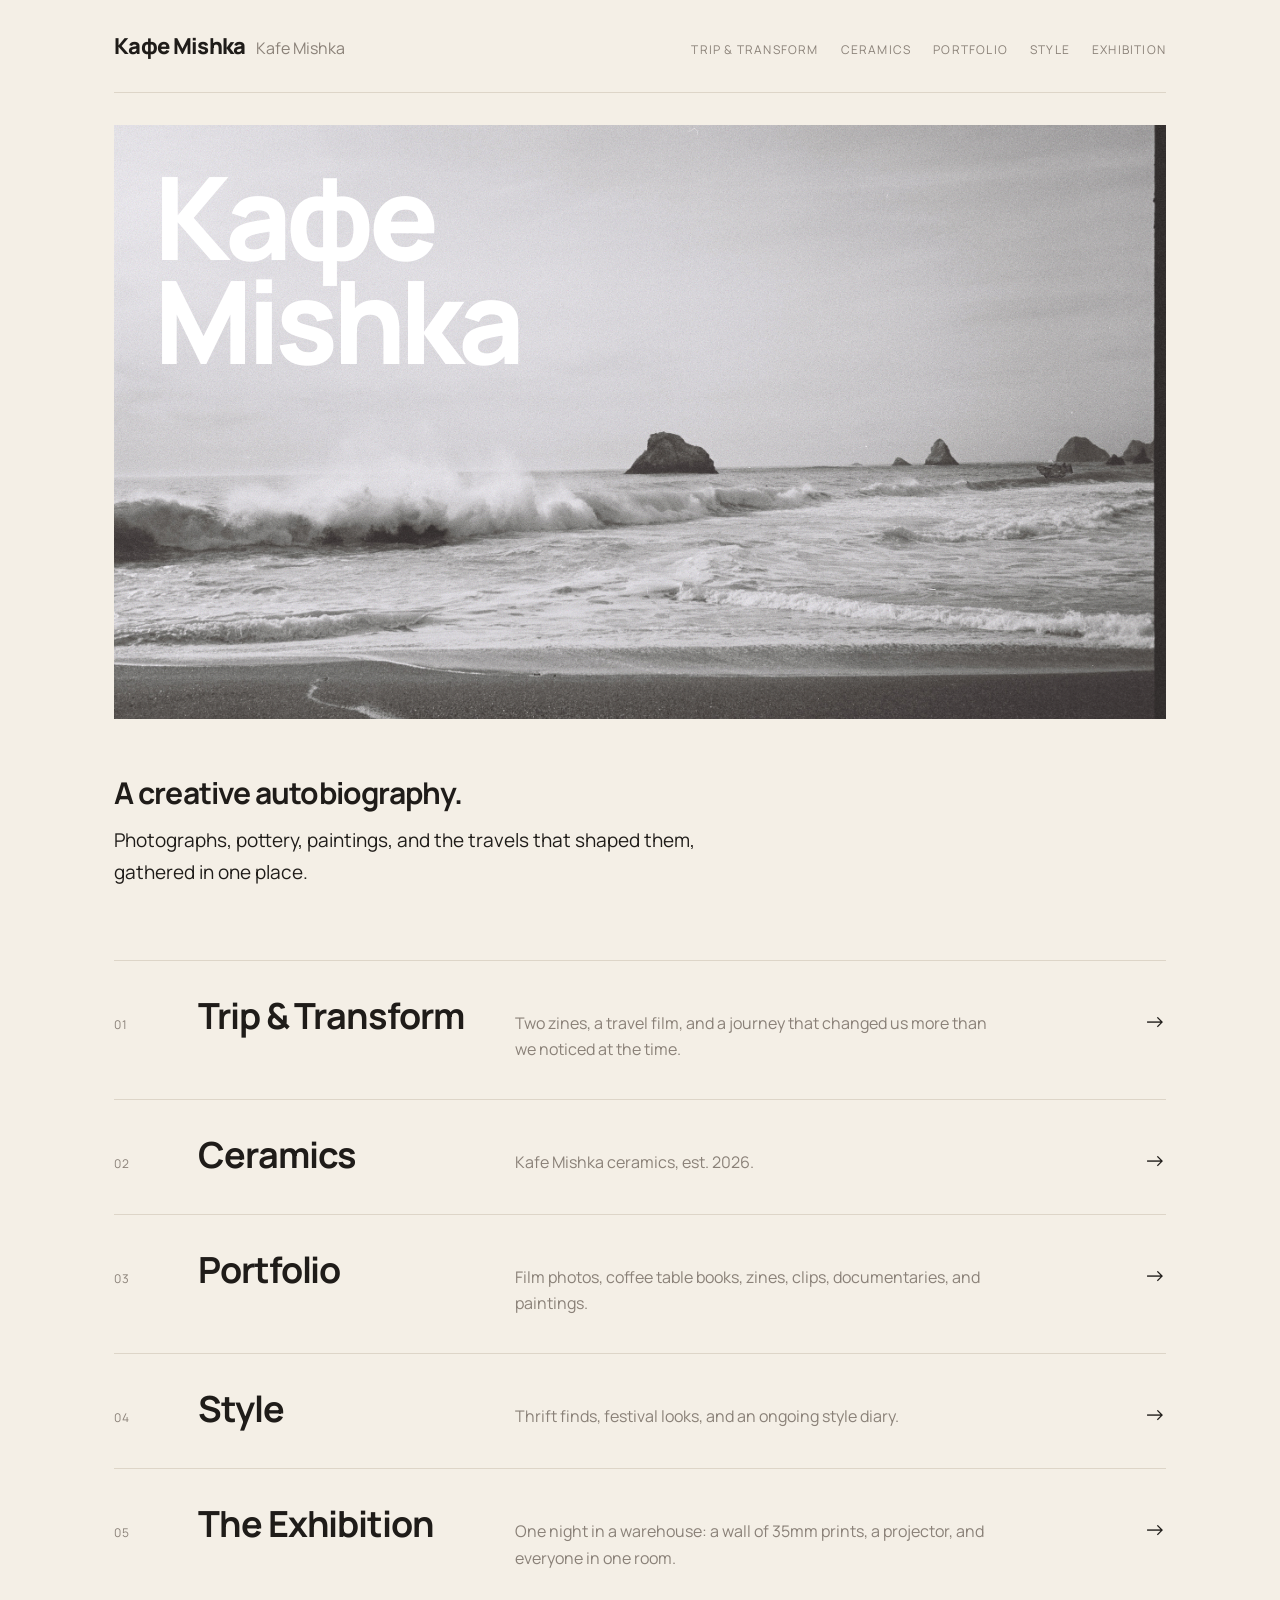
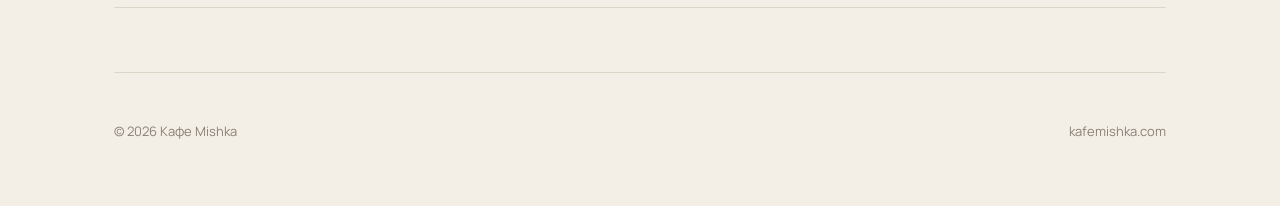
<file: index.html>
<!doctype html>
<html lang="en">
<head>
  <meta charset="utf-8">
  <meta name="viewport" content="width=device-width, initial-scale=1">
  <title>Kafe Mishka</title>
  <meta name="description" content="Кафе Mishka — a creative autobiography.">
  <link rel="icon" type="image/svg+xml" href="favicon.svg">
  <link rel="stylesheet" href="style.css">
</head>
<body>
<div class="wrap">

  <header>
    <a class="logo" href="index.html">Кафе Mishka<span>Kafe Mishka</span></a>
    <nav>
      <a href="trip-and-transform.html">Trip &amp; Transform</a>
      <a href="ceramics.html">Ceramics</a>
      <a href="portfolio.html">Portfolio</a>
      <a href="style.html">Style</a>
      <a href="exhibition.html">Exhibition</a>
    </nav>
  </header>

  <div class="hero">
    <h1>Кафе<br>Mishka</h1>
  </div>

  <p class="intro">
    <strong>A creative autobiography.</strong>
    <!-- EDIT ME: your one sentence about Kafe Mishka -->
    Photographs, pottery, paintings, and the travels that shaped them,
    gathered in one place.
  </p>

  <div class="rows">
    <a href="trip-and-transform.html">
      <span class="num">01</span>
      <h2>Trip &amp; Transform</h2>
      <p>Two zines, a travel film, and a journey that changed us more than we noticed at the time.</p>
      <span class="arrow">→</span>
    </a>
    <a href="ceramics.html">
      <span class="num">02</span>
      <h2>Ceramics</h2>
      <p>Kafe Mishka ceramics, est. 2026.</p>
      <span class="arrow">→</span>
    </a>
    <a href="portfolio.html">
      <span class="num">03</span>
      <h2>Portfolio</h2>
      <p>Film photos, coffee table books, zines, clips, documentaries, and paintings.</p>
      <span class="arrow">→</span>
    </a>
    <a href="style.html">
      <span class="num">04</span>
      <h2>Style</h2>
      <p>Thrift finds, festival looks, and an ongoing style diary.</p>
      <span class="arrow">→</span>
    </a>
    <a href="exhibition.html">
      <span class="num">05</span>
      <h2>The Exhibition</h2>
      <p>One night in a warehouse: a wall of 35mm prints, a projector, and everyone in one room.</p>
      <span class="arrow">→</span>
    </a>
  </div>

  <!-- ================= IDEAS PARKING LOT =================
       Nothing in here shows on the website. Jot ideas freely.

       TO DO: PRIVACY (tackle together)
       - Build the private wedding page (unlinked URL + simple password)
       - Decide zine privacy: probably password-protect the FULL
         zines (check if our Heyzine plan offers passwords) and keep only
         the spreads on the public site
       - When decided, the Vol 1 cover on the Trip & Transform page
         and the Zines tile on Portfolio may need to change

       DESIGN
       - Animations as portfolio photos enter the screen
       - More interaction throughout (hover, motion, play)
       - Portfolio photo layout: editorial, mixed sizes, less uniform

       MUSIC
       - DJ mixes (SoundCloud embeds)
       - Laid-back sound experiences, e.g. DanceWave sessions
       - Spotify playlists referenced in the Trip & Transform zines

       TRIP & TRANSFORM
       - Interactive globe: click a place -> photos from there
       - Film: private in full; short clips public (e.g. in the Exhibition)
       - Full zines on the private page; excerpts public

       THE EXHIBITION
       - 3D rendering of the warehouse space
       - Interactive walkthrough of the gallery wall
       - Short clips from the film playing inside the space

       WRITING
       - Substack posts embedded or linked
       ===================================================== -->

  <footer>
    <span>© 2026 Кафе Mishka</span>
    <span>kafemishka.com</span>
  </footer>

</div>
</body>
</html>
</file>
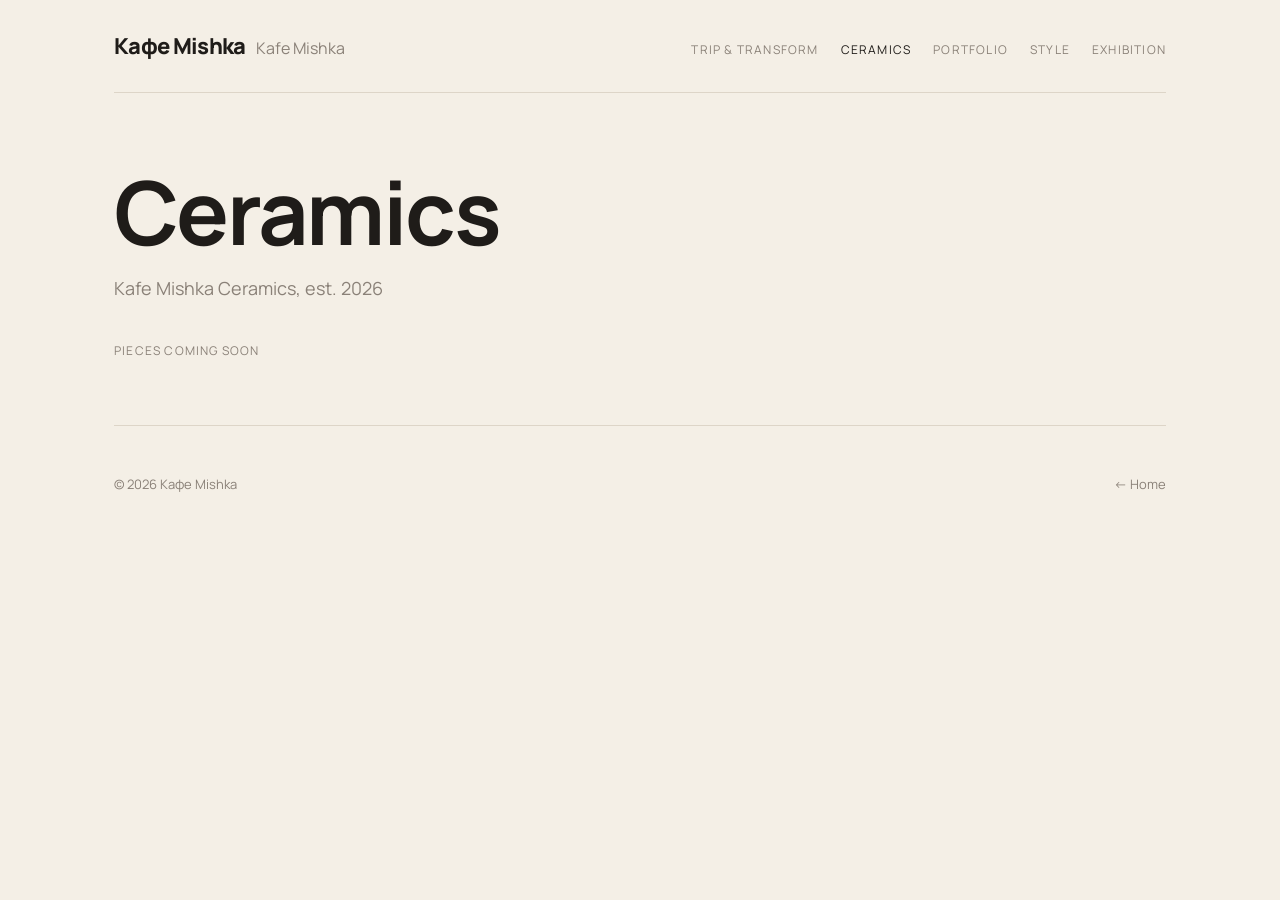
<file: ceramics.html>
<!doctype html>
<html lang="en">
<head>
  <meta charset="utf-8">
  <meta name="viewport" content="width=device-width, initial-scale=1">
  <title>Ceramics · Kafe Mishka</title>
  <link rel="icon" type="image/svg+xml" href="favicon.svg">
  <link rel="stylesheet" href="style.css">
</head>
<body>
<div class="wrap">

  <header>
    <a class="logo" href="index.html">Кафе Mishka<span>Kafe Mishka</span></a>
    <nav>
      <a href="trip-and-transform.html">Trip &amp; Transform</a>
      <a class="here" href="ceramics.html">Ceramics</a>
      <a href="portfolio.html">Portfolio</a>
      <a href="style.html">Style</a>
      <a href="exhibition.html">Exhibition</a>
    </nav>
  </header>

  <div class="page-title">
    <h1>Ceramics</h1>
    <!-- EDIT ME: the blurb about your ceramics -->
    <p>Kafe Mishka Ceramics, est. 2026</p>
  </div>

  <!-- Everything in the "ceramics" folder shows up here automatically,
       sorted into the sections listed at the bottom of this file. -->
  <!-- Sticky menu: filled in automatically with the sections below -->
  <div class="spy lower" id="spy"></div>
  <p class="soon">Pieces coming soon</p>
  <div id="ceramics"></div>

  <footer>
    <span>© 2026 Кафе Mishka</span>
    <a href="index.html">← Home</a>
  </footer>

</div>

<script src="site.js"></script>
<script>
  /* ===== CERAMICS SECTIONS =====  EDIT ME
     Each section collects the photos whose file names START with
     one of its prefixes, in number order. Titles appear exactly as
     typed. Sections appear in this order, and each one gets a
     button in the sticky menu at the top.

     layout:   "float"   = airy gallery, mixed sizes, drifts on scroll
               "bunch"   = tight grouped cluster
               "natural" = photos keep the sizes YOU gave them
                           (a bigger file shows bigger)
               "row"     = one straight row
     shuffle:  true = new random order on every visit
     orderFile: a text file listing the photos in the order you want
                (see ceramics-order.txt, or use arrange.html)
     inside:   a smaller sub-group shown inside the section above it
     captions: a short line under one specific photo                 */
  const SECTIONS = [
    { title: "finished pieces",     prefixes: ["img_"],      layout: "float", orderFile: "ceramics-order.txt" },
    { title: "m+n collab",          prefixes: ["collab"],    layout: "bunch" },
    { title: "horse hair raku",     prefixes: ["horsehair"], layout: "natural" },
    { title: "utilitarian pottery", prefixes: ["inuse"],     layout: "bunch",
      inside: { title: "ginger cookie anyone?", prefixes: ["cookie"], layout: "row" } },
    { title: "in the studio",       prefixes: ["studio", "kafe"], layout: "bunch",
      captions: { kafemishkabag: "pottery bag embroidery by NR" } },
  ];
  // Photos that match no section are shown at the very end, untitled.

  const slug = t => "s-" + t.toLowerCase().replace(/[^a-z0-9]+/g, "-").replace(/^-|-$/g, "");

  function render(files, layout, shuffle, captions) {
    if (layout === "float") return renderFloat(files, shuffle);
    const box = document.createElement("div");
    box.className = layout;                         // "bunch", "natural" or "row"
    if (layout === "row") box.style.setProperty("--n", files.length);
    files.forEach((f, i) => {
      const img = makeImg(f, files, i);
      img.loading = "eager";
      const cap = captions && captions[baseName(f).toLowerCase()];
      if (cap) {
        const fig = document.createElement("figure");
        fig.className = "cap";
        const fc = document.createElement("figcaption");
        fc.textContent = cap;
        fig.append(img, fc);
        box.appendChild(layout === "bunch" ? reveal(fig) : fig);
      } else {
        box.appendChild(layout === "bunch" ? reveal(img) : img);
      }
    });
    if (layout === "natural") sizeNaturally(box);
    if (layout === "row") return reveal(box);
    return box;
  }

  // "natural": the largest file fills 70% of the page width,
  // and every other photo is scaled down by the same amount.
  function sizeNaturally(box) {
    const imgs = [...box.querySelectorAll("img")];
    const apply = () => {
      const widths = imgs.map(i => i.naturalWidth || 0);
      const max = Math.max(...widths);
      if (!max) return;
      imgs.forEach((img, k) => {
        const el = img.closest("figure") || img;
        el.style.width = Math.max(18, widths[k] / max * 70).toFixed(1) + "%";
      });
    };
    imgs.forEach(i => i.addEventListener("load", apply));
    apply();
  }

  // Read a list of file names (one per line) to set a purposeful order.
  async function orderBy(files, orderFile) {
    try {
      const r = await fetch(orderFile, { cache: "no-store" });
      if (!r.ok) return files;
      const names = (await r.text()).split(/\r?\n/)
        .map(l => l.trim().toLowerCase().replace(/\.[a-z]+$/, ""))
        .filter(l => l && !l.startsWith("#"));
      const rank = n => { const i = names.indexOf(n); return i < 0 ? 1e6 : i; };
      return files.slice().sort((a, b) =>
        rank(baseName(a).toLowerCase()) - rank(baseName(b).toLowerCase()));
    } catch (e) { return files; }
  }

  function heading(tag, text, cls) {
    const h = document.createElement(tag);
    h.className = cls; h.textContent = text;
    return h;
  }

  (async () => {
    const page = document.getElementById("ceramics");
    const spy = document.getElementById("spy");
    const all = await imagesIn("ceramics");
    if (!all.length) { spy.remove(); return; }
    dropSoon(page);
    const used = new Set();
    const take = prefixes => all.filter(p => !used.has(p) &&
      prefixes.some(x => baseName(p).toLowerCase().startsWith(x.toLowerCase())))
      .map(p => (used.add(p), p));

    const built = SECTIONS.map(sec => ({
      sec, files: take(sec.prefixes),
      sub: sec.inside ? { ...sec.inside, files: take(sec.inside.prefixes) } : null }));
    const leftover = all.filter(p => !used.has(p));

    for (const b of built) if (b.sec.orderFile) b.files = await orderBy(b.files, b.sec.orderFile);

    built.forEach(({ sec, files, sub }) => {
      if (!files.length && !(sub && sub.files.length)) return;
      const wrap = document.createElement("section");
      wrap.className = "cer-section block";
      wrap.id = slug(sec.title);
      wrap.appendChild(reveal(heading("h2", sec.title, "cer-title")));
      if (files.length) wrap.appendChild(render(files, sec.layout, sec.shuffle, sec.captions));
      if (sub && sub.files.length) {
        wrap.appendChild(reveal(heading("h3", sub.title, "cer-subtitle")));
        wrap.appendChild(render(sub.files, sub.layout, false, sub.captions));
      }
      page.appendChild(wrap);
      const a = document.createElement("a");
      a.href = "#" + wrap.id; a.textContent = sec.title;
      spy.appendChild(a);
    });

    if (leftover.length) {
      const wrap = document.createElement("section");
      wrap.className = "cer-section";
      wrap.appendChild(render(leftover, "bunch", false));
      page.appendChild(wrap);
    }
    if (spy.children.length < 2) spy.remove(); else scrollSpy("spy");
  })();
</script>
</body>
</html>
</file>
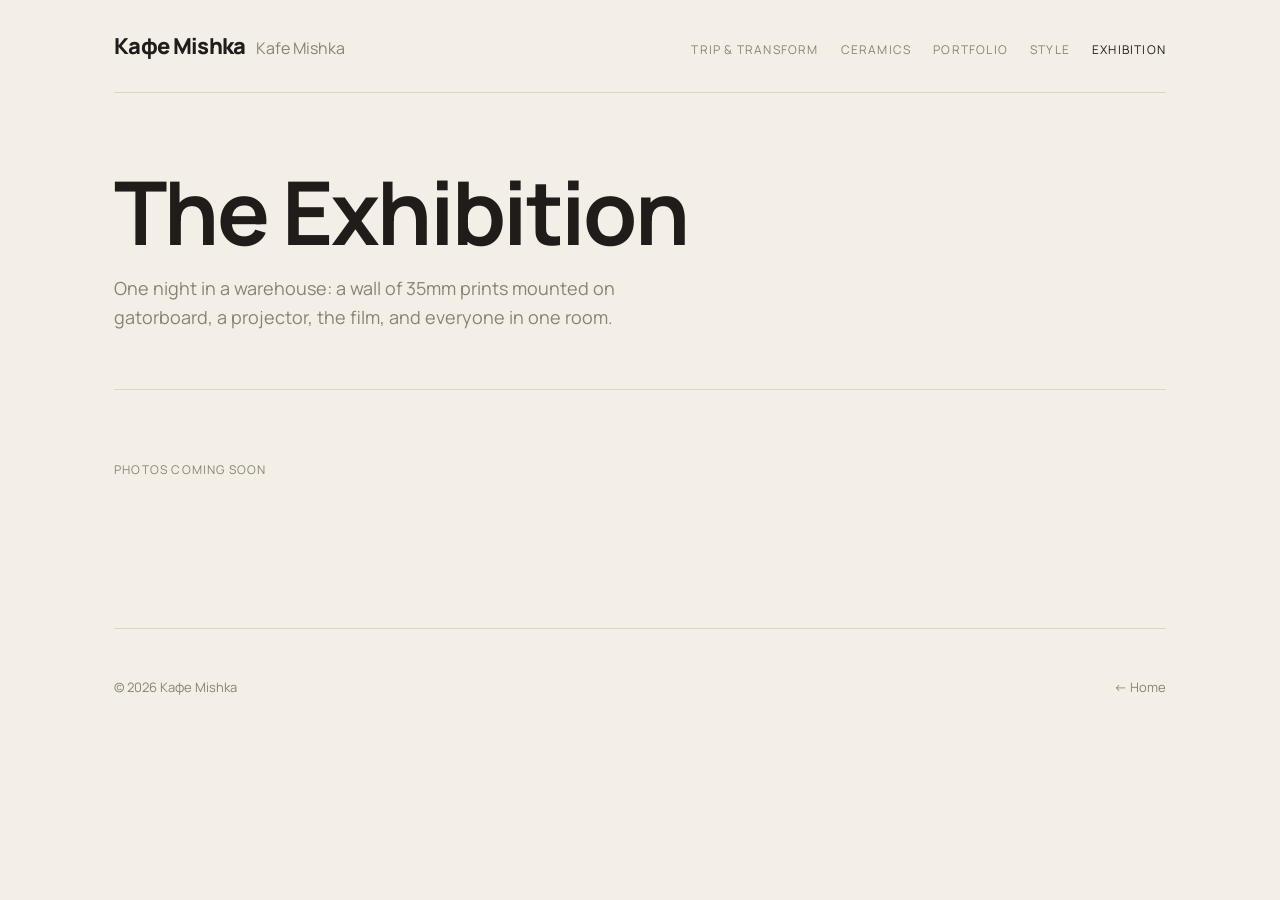
<file: exhibition.html>
<!doctype html>
<html lang="en">
<head>
  <meta charset="utf-8">
  <meta name="viewport" content="width=device-width, initial-scale=1">
  <title>The Exhibition · Kafe Mishka</title>
  <link rel="icon" type="image/svg+xml" href="favicon.svg">
  <link rel="stylesheet" href="style.css">
</head>
<body>
<div class="wrap">

  <header>
    <a class="logo" href="index.html">Кафе Mishka<span>Kafe Mishka</span></a>
    <nav>
      <a href="trip-and-transform.html">Trip &amp; Transform</a>
      <a href="ceramics.html">Ceramics</a>
      <a href="portfolio.html">Portfolio</a>
      <a href="style.html">Style</a>
      <a class="here" href="exhibition.html">Exhibition</a>
    </nav>
  </header>

  <div class="page-title">
    <h1>The Exhibition</h1>
    <p>One night in a warehouse: a wall of 35mm prints mounted on gatorboard,
       a projector, the film, and everyone in one room.</p>
  </div>

  <!-- Upload photos into a folder named Exhibition: 01.jpg, 02.jpg ... -->
  <div class="block">
    <p class="soon">Photos coming soon</p>
    <div class="grid" id="exhibition-grid"></div>
  </div>

  <footer>
    <span>© 2026 Кафе Mishka</span>
    <a href="index.html">← Home</a>
  </footer>

</div>

<script src="site.js"></script>
<script>
  loadGallery("exhibition-grid", "exhibition");
</script>
</body>
</html>
</file>
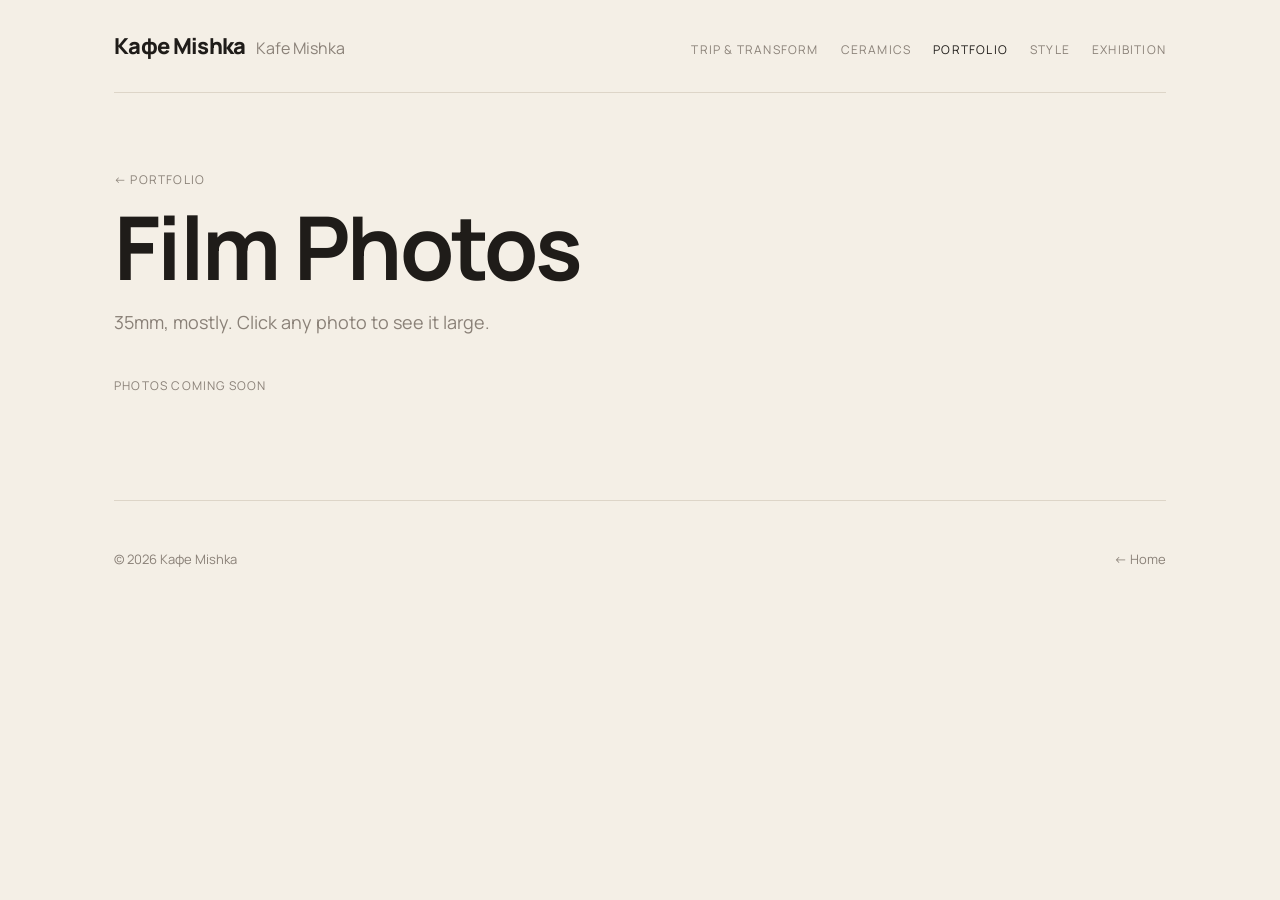
<file: film-photos.html>
<!doctype html>
<html lang="en">
<head>
  <meta charset="utf-8">
  <meta name="viewport" content="width=device-width, initial-scale=1">
  <title>Film Photos · Kafe Mishka</title>
  <link rel="icon" type="image/svg+xml" href="favicon.svg">
  <link rel="stylesheet" href="style.css">
</head>
<body>
<div class="wrap">

  <header>
    <a class="logo" href="index.html">Кафе Mishka<span>Kafe Mishka</span></a>
    <nav>
      <a href="trip-and-transform.html">Trip &amp; Transform</a>
      <a href="ceramics.html">Ceramics</a>
      <a class="here" href="portfolio.html">Portfolio</a>
      <a href="style.html">Style</a>
      <a href="exhibition.html">Exhibition</a>
    </nav>
  </header>

  <div class="page-title">
    <a href="portfolio.html" class="soon" style="display:inline-block;margin:0 0 10px">← Portfolio</a>
    <h1>Film Photos</h1>
    <!-- EDIT ME -->
    <p>35mm, mostly. Click any photo to see it large.</p>
  </div>

  <!-- Everything in the "Photos" folder shows up here automatically. -->
  <div>
    <p class="soon">Photos coming soon</p>
    <div class="float" id="float"></div>
  </div>

  <footer>
    <span>© 2026 Кафе Mishka</span>
    <a href="index.html">← Home</a>
  </footer>

</div>

<script src="site.js"></script>
<script>
  /* ===== SERIES (optional) =====
     Photos whose names start with these words stay together in a row,
     e.g. tokyo01.jpg, tokyo02.jpg ...  Add a line to make a series.   */
  const SERIES = [
    // { prefix: "tokyo", title: "Tokyo" },
  ];
  // true = a fresh random order on every visit. false = by file name.
  const SHUFFLE = false;
  loadFloat("float", "photos", SERIES, 5, SHUFFLE);
</script>
</body>
</html>
</file>
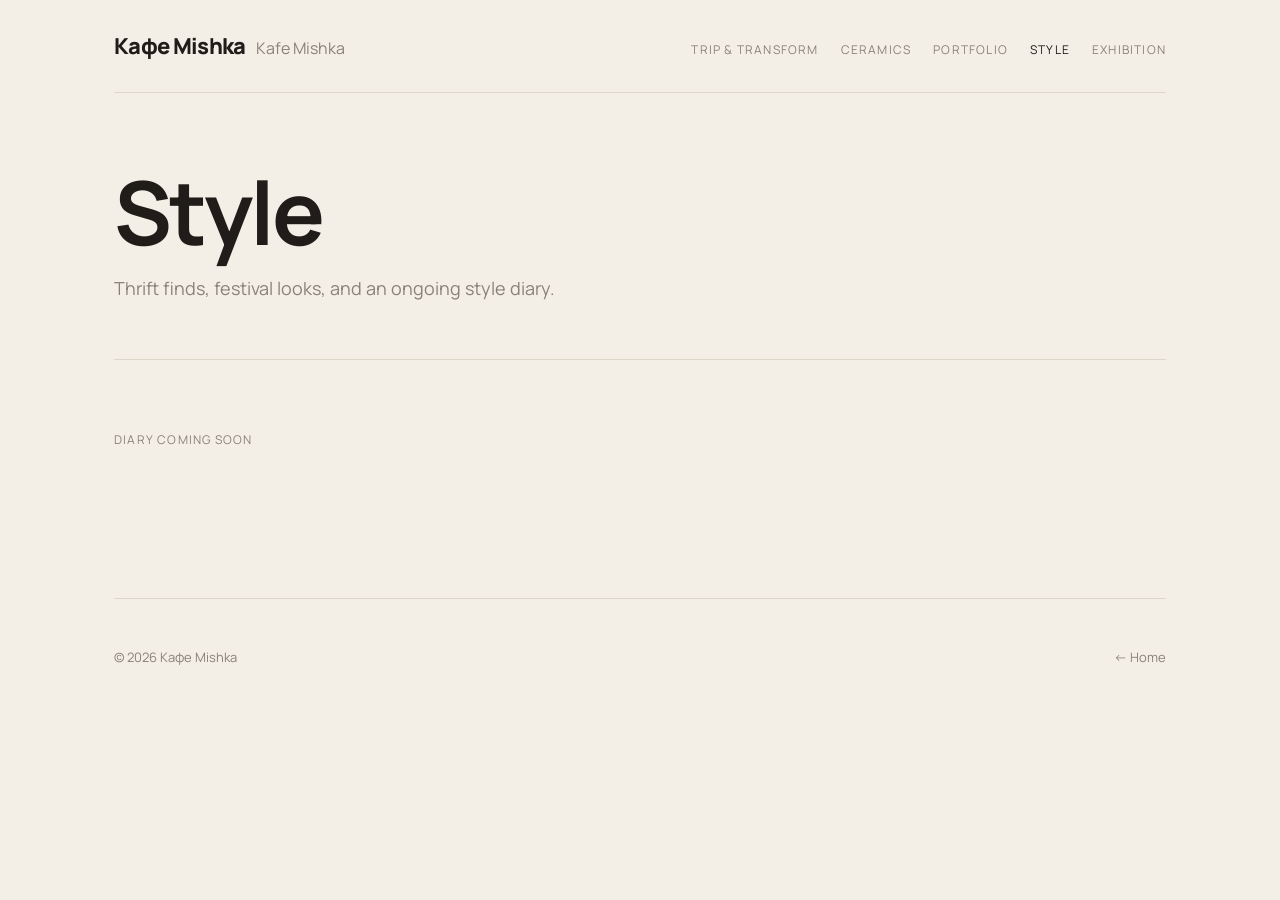
<file: style.html>
<!doctype html>
<html lang="en">
<head>
  <meta charset="utf-8">
  <meta name="viewport" content="width=device-width, initial-scale=1">
  <title>Style · Kafe Mishka</title>
  <link rel="icon" type="image/svg+xml" href="favicon.svg">
  <link rel="stylesheet" href="style.css">
</head>
<body>
<div class="wrap">

  <header>
    <a class="logo" href="index.html">Кафе Mishka<span>Kafe Mishka</span></a>
    <nav>
      <a href="trip-and-transform.html">Trip &amp; Transform</a>
      <a href="ceramics.html">Ceramics</a>
      <a href="portfolio.html">Portfolio</a>
      <a class="here" href="style.html">Style</a>
      <a href="exhibition.html">Exhibition</a>
    </nav>
  </header>

  <div class="page-title">
    <h1>Style</h1>
    <p>Thrift finds, festival looks, and an ongoing style diary.</p>
  </div>

  <!-- Upload photos into a folder named Style: 01.jpg, 02.jpg ... -->
  <div class="block">
    <p class="soon">Diary coming soon</p>
    <div class="grid" id="style-grid"></div>
  </div>

  <footer>
    <span>© 2026 Кафе Mishka</span>
    <a href="index.html">← Home</a>
  </footer>

</div>

<script src="site.js"></script>
<script>
  loadGallery("style-grid", "style");
</script>
</body>
</html>
</file>
<file: style.css>
/* =====================================================
   KAFE MISHKA — shared styles for every page
   =====================================================

   CHANGING FONTS (this one file changes the whole site):
   1. In the @import line below, replace "Manrope" with the
      font name from fonts.google.com (spaces become +),
      e.g. family=Cormorant+Garamond:wght@400;500;700
   2. In --font-head / --font-body, put the same name in quotes.
   Fonts that also support Cyrillic (needed for "Кафе"):
     "Manrope", "Cormorant Garamond", "Unbounded", "Playfair Display",
     "EB Garamond", "Onest", "Inter", "PT Sans"                    */
@import url("https://fonts.googleapis.com/css2?family=Manrope:wght@400;500;600;700;800&display=swap");

:root {
  --font-head: "Manrope", system-ui, sans-serif;
  --font-body: "Manrope", system-ui, sans-serif;

  /* COLORS */
  --bg:      #f4efe6;   /* warm cream paper */
  --ink:     #1f1c19;   /* soft black text */
  --muted:   #8a8178;   /* grey-brown for small text */
  --line:    #ddd5c8;   /* thin dividers */
  --accent:  #9c5a3c;   /* terracotta, like fired clay */
  --hero-ink: #ffffff;  /* title color on the hero photo */
}

* { box-sizing: border-box; margin: 0; padding: 0; }

body {
  background: var(--bg);
  color: var(--ink);
  font-family: var(--font-body);
  font-size: 16px;
  line-height: 1.65;
  -webkit-font-smoothing: antialiased;
}
a { color: inherit; text-decoration: none; }
img { display: block; max-width: 100%; }

h1, h2, h3 {
  font-family: var(--font-head);
  font-weight: 700;
  letter-spacing: -0.03em;
  line-height: 1.05;
}

.wrap { max-width: 1100px; margin: 0 auto; padding: 0 24px; }

/* ---------- Header / navigation ---------- */
header {
  display: flex; justify-content: space-between; align-items: baseline;
  gap: 16px; flex-wrap: wrap;
  padding: 28px 0;
  border-bottom: 1px solid var(--line);
}
.logo { font-family: var(--font-head); font-weight: 800; font-size: 22px;
        letter-spacing: -0.03em; }
.logo span { font-weight: 400; color: var(--muted); font-size: 16px;
             letter-spacing: 0; margin-left: 10px; }
nav { display: flex; gap: 22px; flex-wrap: wrap; font-size: 12px;
      text-transform: uppercase; letter-spacing: 0.1em; }
nav a { color: var(--muted); transition: color .2s; }
nav a:hover, nav a.here { color: var(--ink); }

/* ---------- Hero (homepage photo) ---------- */
.hero {
  position: relative;
  margin-top: 32px;
  min-height: 66vh;
  display: flex;
  align-items: flex-start;            /* title sits at the TOP ... */
  justify-content: flex-start;        /* ... and LEFT, on the sky   */
  padding: 40px;
  background-color: #d9cdb9;
  background-image: url("hero.jpg");
  background-size: cover;
  background-position: center;
  overflow: hidden;
}
.hero::after {   /* subtle film grain */
  content: ""; position: absolute; inset: 0; pointer-events: none;
  opacity: .18; mix-blend-mode: multiply;
  background-image: url("data:image/svg+xml;utf8,<svg xmlns='http://www.w3.org/2000/svg' width='160' height='160'><filter id='n'><feTurbulence type='fractalNoise' baseFrequency='.9' numOctaves='2' stitchTiles='stitch'/></filter><rect width='100%' height='100%' filter='url(%23n)'/></svg>");
}
.hero h1 {
  position: relative; z-index: 1;
  color: var(--hero-ink);
  font-weight: 800;
  font-size: clamp(48px, 9vw, 124px);
  line-height: .9;
  letter-spacing: -0.05em;
}

.intro { max-width: 600px; margin: 56px 0 72px; font-size: 19px; }
.intro strong { display: block; font-family: var(--font-head);
                font-size: 30px; line-height: 1.2; letter-spacing: -0.03em;
                margin-bottom: 14px; }

/* ---------- Homepage: clickable section rows ---------- */
.rows a {
  display: grid; grid-template-columns: 60px 1fr 2fr 40px;
  gap: 24px; align-items: baseline;
  padding: 36px 0;
  border-top: 1px solid var(--line);
  transition: color .2s, padding-left .3s;
}
.rows a:last-child { border-bottom: 1px solid var(--line); }
.rows a:hover { color: var(--accent); padding-left: 10px; }
.rows .num { font-size: 12px; color: var(--muted); letter-spacing: .1em; }
.rows h2 { font-size: 36px; }
.rows p { color: var(--muted); max-width: 480px; }
.rows .arrow { font-size: 22px; text-align: right; }

/* ---------- Inner pages ---------- */
.page-title { padding: 72px 0 24px; }
.page-title h1 { font-size: clamp(44px, 7vw, 88px); }
.page-title p { max-width: 560px; margin-top: 16px; font-size: 18px; color: var(--muted); }

.subnav { display: flex; flex-wrap: wrap; gap: 8px; margin: 24px 0 8px; }
.subnav a {
  font-size: 12px; text-transform: uppercase; letter-spacing: .08em;
  border: 1px solid var(--line); padding: 7px 14px; border-radius: 100px;
  transition: background .2s, color .2s;
}
.subnav a:hover { background: var(--ink); color: var(--bg); }

.block {
  padding: 56px 0;
  border-top: 1px solid var(--line);
  margin-top: 32px;
  scroll-margin-top: 20px;
}
.block h2 { font-size: 34px; margin-bottom: 10px; }
.block > p { max-width: 560px; color: var(--muted); }
.soon { margin-top: 14px; font-size: 12px; color: var(--muted);
        text-transform: uppercase; letter-spacing: .1em; }

/* ---------- Zine cards ---------- */
.zines { display: grid; grid-template-columns: repeat(2, 1fr); gap: 24px; margin-top: 28px; }
.zine {
  border: 1px solid var(--line); padding: 28px;
  display: flex; flex-direction: column; gap: 10px;
}
.zine h3 { font-size: 26px; }
.zine p { color: var(--muted); font-size: 15px; }
.button {
  align-self: flex-start; margin-top: 8px;
  font-size: 12px; text-transform: uppercase; letter-spacing: .1em;
  background: var(--ink); color: var(--bg);
  padding: 11px 20px; border-radius: 100px; border: 0; cursor: pointer;
  font-family: var(--font-body);
  transition: background .2s;
}
.button:hover { background: var(--accent); }
.button.ghost { background: none; color: var(--muted); border: 1px solid var(--line); }

/* ---------- Heyzine zine covers (open as a pop-up) ---------- */
.zine .fp-thumb {
  width: 100%; max-width: 280px; height: auto;
  box-shadow: 0 12px 30px rgba(0,0,0,.12);
  transition: transform .35s;
}
.zine a:hover .fp-thumb { transform: translateY(-4px) rotate(-1deg); }
.zine-cover-empty {
  width: 100%; max-width: 280px; aspect-ratio: 3 / 4;
  background: var(--line); display: flex; align-items: center; justify-content: center;
  font-size: 12px; text-transform: uppercase; letter-spacing: .1em; color: var(--muted);
}

/* ---------- Portfolio tiles (one cover per section) ---------- */
.tiles { display: grid; grid-template-columns: repeat(3, 1fr); gap: 36px 24px; margin-top: 40px; }
.tile { display: block; }
.tile .cover {
  aspect-ratio: 4 / 5; overflow: hidden;
  background: var(--line);
  display: flex; align-items: center; justify-content: center;
  color: var(--muted); font-size: 12px; text-transform: uppercase; letter-spacing: .1em;
}
.tile .cover img { width: 100%; height: 100%; object-fit: cover; transition: transform .6s ease; }
.tile.ready, a.tile { cursor: pointer; }
.tile.ready:hover .cover img, a.tile:hover .cover img { transform: scale(1.04); }
.tile h3 { font-size: 22px; margin-top: 14px; }
.tile .count { font-size: 12px; color: var(--muted);
               text-transform: uppercase; letter-spacing: .1em; }
.tile.ready:hover .count, a.tile:hover .count { color: var(--accent); }
/* hover label over a cover (e.g. the coffee table book) */
.tile .cover { position: relative; }
.cover-hover {
  position: absolute; inset: 0; display: flex; align-items: flex-end;
  padding: 18px; color: #fff; font-size: 12px; font-weight: 700;
  text-transform: uppercase; letter-spacing: .1em;
  background: linear-gradient(transparent 55%, rgba(0,0,0,.55));
  opacity: 0; transition: opacity .35s;
}
.tile:hover .cover-hover { opacity: 1; }
.tile .sub { display: block; font-size: 15px; margin-top: 2px; }
.tile .sub em { color: var(--muted); font-style: normal; }

/* two zine covers side by side inside one tile */
.cover.pair { gap: 8px; padding: 18px; }
.cover.pair img { width: 48%; height: auto; object-fit: contain; box-shadow: 0 8px 20px rgba(0,0,0,.15); }
.cover.pair .zine-cover-empty { width: 48%; font-size: 10px; }

/* ---------- Collapsible stories (spreads) ---------- */
details.story { border-top: 1px solid var(--line); }
details.story:last-child { border-bottom: 1px solid var(--line); }
details.story summary {
  list-style: none; cursor: pointer;
  display: flex; justify-content: space-between; align-items: baseline;
  padding: 24px 0;
  font-family: var(--font-head); font-weight: 700;
  font-size: 24px; letter-spacing: -0.02em;
}
details.story summary::-webkit-details-marker { display: none; }
details.story summary::after { content: "+"; font-weight: 400; color: var(--muted);
                               transition: transform .3s; }
details.story[open] summary::after { transform: rotate(45deg); }
details.story img { width: 100%; margin-bottom: 28px; cursor: zoom-in; }
.stories { margin-top: 28px; }

/* ---------- Photo grid ---------- */
.grid { display: grid; grid-template-columns: repeat(3, 1fr); gap: 10px; margin-top: 28px; }
.grid img { width: 100%; aspect-ratio: 4 / 5; object-fit: cover;
            cursor: zoom-in; transition: opacity .25s; }
.grid img:hover { opacity: .85; }

/* ---------- Lightbox (big dark photo viewer) ---------- */
.lightbox {
  position: fixed; inset: 0; z-index: 100;
  background: rgba(15, 14, 13, .96);
  display: none; align-items: center; justify-content: center;
}
.lightbox.on { display: flex; }
.lightbox img { max-width: 92vw; max-height: 88vh; object-fit: contain; }
.lb-btn {
  position: absolute; background: none; border: 0; cursor: pointer;
  color: #ece6dc; font-size: 40px; line-height: 1; padding: 16px; opacity: .7;
}
.lb-btn:hover { opacity: 1; }
.lb-close { top: 12px; right: 16px; }
.lb-prev  { left: 8px; }
.lb-next  { right: 8px; }

/* ---------- Scroll-in animation ---------- */
.reveal { opacity: 0; transform: translateY(28px);
          transition: opacity .9s ease, transform .9s cubic-bezier(.2,.7,.2,1); }
.reveal.in { opacity: 1; transform: none; }
@media (prefers-reduced-motion: reduce) { .reveal { opacity: 1; transform: none; transition: none; } }

/* ---------- Sticky section menu (Trip & Transform) ---------- */
.spy {
  position: sticky; top: 0; z-index: 20;
  background: var(--bg);
  border-bottom: 1px solid var(--line);
  display: flex; gap: 6px; overflow-x: auto; scrollbar-width: none;
  padding: 12px 0;
}
.spy::-webkit-scrollbar { display: none; }
.spy a {
  flex: none;
  font-size: 12px; text-transform: uppercase; letter-spacing: .08em;
  padding: 7px 14px; border-radius: 100px; color: var(--muted);
  transition: background .3s, color .3s;
}
.spy a:hover { color: var(--ink); }
.spy a.active { background: var(--ink); color: var(--bg); }
.spy.lower a { text-transform: none; letter-spacing: 0; font-size: 14px; }  /* keeps titles exactly as typed */

/* Chapter headers (Vol. 1 / Vol. 2) */
.chapter { padding: 88px 0 24px; scroll-margin-top: 60px; }
.chapter .kicker { font-size: 12px; text-transform: uppercase; letter-spacing: .12em; color: var(--accent); }
.chapter h2 { font-size: clamp(36px, 5vw, 60px); margin: 8px 0 12px; }
.chapter > p { max-width: 560px; color: var(--muted); }
.block { scroll-margin-top: 60px; }

/* ---------- Spreads: big, side-scrolling strip ---------- */
.strip {
  display: flex; gap: 20px; overflow-x: auto;
  scroll-snap-type: x mandatory; padding: 28px 0 14px;
  margin-right: -24px; padding-right: 24px;
}
.strip figure { flex: none; width: min(860px, 88vw); scroll-snap-align: start; }
.strip img { width: 100%; cursor: zoom-in; box-shadow: 0 10px 30px rgba(0,0,0,.08); }
.strip figcaption { margin-top: 12px; display: flex; gap: 14px; align-items: baseline;
                    font-size: 13px; font-weight: 700; letter-spacing: -0.01em; }
.strip .fig-num { font-size: 11px; font-weight: 500; color: var(--muted); letter-spacing: .1em; }
.strip-bar { display: none; justify-content: space-between; align-items: center; gap: 12px;
             margin-top: 8px; }
.strip-hint { font-size: 12px; color: var(--muted); letter-spacing: .06em; }
.strip-arrows { display: flex; gap: 8px; }
.strip-arrows button {
  width: 40px; height: 40px; border-radius: 50%; cursor: pointer;
  border: 1px solid var(--line); background: none; color: var(--ink); font-size: 16px;
  transition: background .2s, color .2s;
}
.strip-arrows button:hover { background: var(--ink); color: var(--bg); }

/* ---------- "More from the trip" cards ---------- */
.more { display: grid; grid-template-columns: repeat(4, 1fr); gap: 20px; margin-top: 28px; }
.more .tile .cover { aspect-ratio: 1 / 1; }

/* ---------- Ceramics: floating zig-zag layout ---------- */
.float { display: flex; flex-direction: column; gap: 72px; margin-top: 40px; }
.float .piece { width: 44%; }
.float .piece img { width: 100%; cursor: zoom-in; }
.float .piece.z0 { align-self: flex-start; width: 46%; }
.float .piece.z1 { align-self: flex-end;   width: 38%; margin-top: -140px; }
.float .piece.z2 { align-self: center;     width: 52%; }
.float .piece.z3 { align-self: flex-start; width: 36%; margin-left: 8%; }
.float .piece.z4 { align-self: flex-end;   width: 44%; margin-right: 6%; margin-top: -160px; }
.series { width: 100%; }
.series h3 { font-size: 13px; text-transform: uppercase; letter-spacing: .12em;
             color: var(--accent); font-weight: 700; margin-bottom: 14px; }
.series .row { display: flex; flex-wrap: wrap; gap: 16px; }
.series .row img { flex: none; height: 340px; width: auto; max-width: 100%; object-fit: contain; cursor: zoom-in; }

/* ---------- Varied-scale flow (Ceramics, Film Photos) ---------- */
.flow { display: flex; flex-direction: column; gap: 64px; padding-top: 64px; }
.piece-flow.left   { align-self: flex-start; }
.piece-flow.right  { align-self: flex-end; }
.piece-flow.center { align-self: center; }
.piece-flow img { width: 100%; cursor: zoom-in; will-change: transform; }
@media (max-width: 700px) { .flow { gap: 36px; } .bunch { columns: 2; column-gap: 8px; } .bunch img { margin-bottom: 8px; } }

/* ---------- Ceramics sections ---------- */
.cer-section { padding: 56px 0 0; margin: 0; border: 0; }
.cer-section:first-child { padding-top: 32px; }
.cer-title { font-size: clamp(28px, 3.6vw, 40px); font-weight: 600; margin-bottom: 20px;
             text-transform: none; position: relative; z-index: 2; }
.cer-section .flow { gap: 48px; }
.cap { break-inside: avoid; margin-bottom: 10px; }
/* "natural": photos keep the sizes you gave them */
.natural { display: flex; flex-wrap: wrap; align-items: flex-end; gap: 12px; }
.natural img { width: 100%; cursor: zoom-in; }
.natural > img { flex: none; }
@media (max-width: 700px) { .natural > img { min-width: 40%; } }
.cap img { margin-bottom: 0; }
.cap figcaption { margin-top: 8px; font-size: 13px; color: var(--muted); }
.cer-subtitle { font-size: 20px; font-style: italic; font-weight: 500;
                letter-spacing: -0.01em; margin: 36px 0 14px; color: var(--accent); }
.cer-caption { margin-top: 12px; font-size: 13px; color: var(--muted); letter-spacing: .02em; }
.cer-section .float { margin-top: 0; }
/* tight grouped cluster: photos keep their shape, packed in columns */
.bunch { columns: 3 220px; column-gap: 10px; }
.bunch img { width: 100%; margin-bottom: 10px; break-inside: avoid; cursor: zoom-in; }
/* one straight row, all the same height */
.row { display: grid; grid-template-columns: repeat(var(--n, 3), 1fr); gap: 10px; }
.row img { width: 100%; aspect-ratio: 4 / 5; object-fit: cover; cursor: zoom-in; }
/* one photo with a caption */
.single { max-width: 560px; }
.single img { width: 100%; cursor: zoom-in; }

footer {
  padding: 48px 0 64px; margin-top: 64px;
  border-top: 1px solid var(--line);
  font-size: 13px; color: var(--muted);
  display: flex; justify-content: space-between; flex-wrap: wrap; gap: 12px;
}

@media (max-width: 700px) {
  .hero { padding: 24px; min-height: 52vh; }
  .rows a { grid-template-columns: 1fr 30px; gap: 8px; }
  .rows .num { grid-column: 1 / -1; }
  .rows p { grid-column: 1 / -1; }
  .zines { grid-template-columns: 1fr; }
  .tiles { grid-template-columns: repeat(2, 1fr); gap: 28px 14px; }
  .more { grid-template-columns: repeat(2, 1fr); }
  .float { gap: 40px; }
  .float .piece[class*="z"] { width: 78%; margin: 0; }
  .float .piece.z1, .float .piece.z4 { align-self: flex-end; }
  .series .row img { height: 200px; }
  .grid { grid-template-columns: repeat(2, 1fr); }
}
</file>
